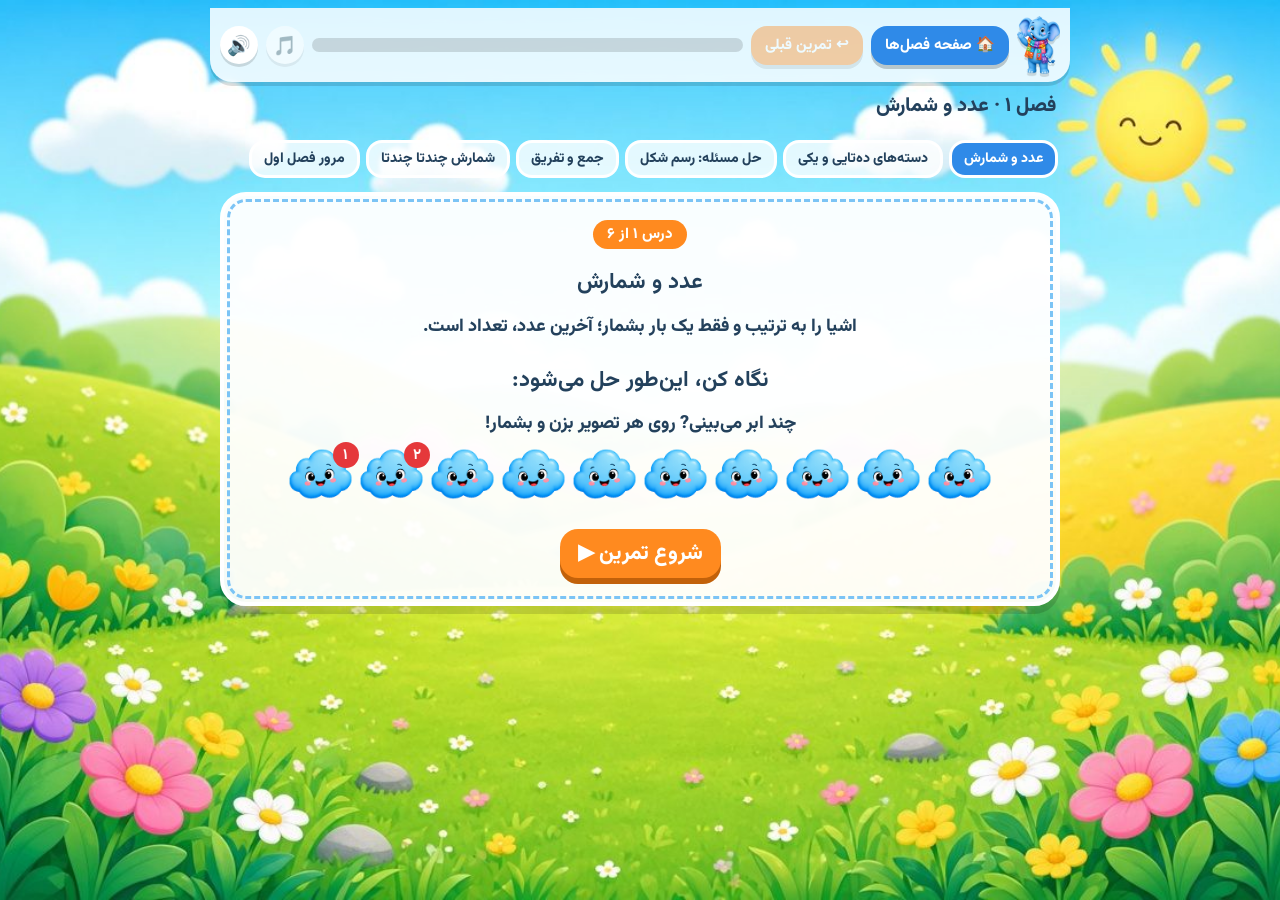
<file: fili-site-stage2/ch1.html>
<!DOCTYPE html>
<html lang="fa" dir="rtl"><head><meta charset="utf-8"><meta name="viewport" content="width=device-width,initial-scale=1">
<title>فصل 1: عدد و شمارش</title><link href="https://fonts.googleapis.com/css2?family=Vazirmatn:wght@500;800&display=swap" rel="stylesheet"><link rel="stylesheet" href="style.css"></head>
<body><div id="app">
<div class="top"><a class="fl" href="chapters.html" title="صفحه اول"><img src="a/fili.png" alt="فیلی؛ بازگشت به صفحه فصل‌ها"></a>
<a class="tb home" href="chapters.html">🏠 صفحه فصل‌ها</a><button class="tb prev" id="prev">↩ تمرین قبلی</button>
<div class="pr"><i id="pb"></i></div><button class="tg" id="tm" aria-label="موسیقی">🎵</button><button class="tg" id="tv" aria-label="افکت‌ها">🔊</button></div>
<div style="font-weight:800;font-size:20px;padding:8px 4px" id="ttl"></div>
<div class="chips" id="chips"></div><div class="card" id="st"></div></div>
<script src="snd.js"></script><script src="gen.js"></script><script>const CH={"id": 1, "title": "عدد و شمارش", "bg": 1, "lessons": [["عدد و شمارش", "اشیا را به ترتیب و فقط یک بار بشمار؛ آخرین عدد، تعداد است.", [["count", {"lo": 5, "hi": 14}], ["count", {"lo": 8, "hi": 18}], ["count", {"lo": 12, "hi": 24}], ["tens", {"lo": 11, "hi": 29}]]], ["دسته‌های ده‌تایی و یکی", "ده تا را یک دسته می‌کنیم؛ باقی‌مانده‌ها یکی هستند.", [["tens", {"lo": 20, "hi": 59}], ["tens", {"lo": 12, "hi": 99, "mode": "dec"}], ["tens", {"lo": 30, "hi": 99}], ["tens", {"lo": 21, "hi": 89, "mode": "dec"}]]], ["حل مسئله: رسم شکل", "برای حل مسئله شکل بکش.", [["story", {"lo": 6, "hi": 14, "op": "+"}], ["story", {"lo": 8, "hi": 16, "op": "-"}], ["story", {"lo": 6, "hi": 14, "op": "+"}], ["story", {"lo": 9, "hi": 18, "op": "-"}]]], ["جمع و تفریق", "با انگشت، تصویر و محور اعداد جمع و تفریق کن.", [["ab", {"lo": 1, "hi": 9, "op": "+", "vis": "hand", "sum": 10}], ["ab", {"lo": 2, "hi": 10, "op": "-", "vis": "hand"}], ["line", {"op": "+", "big": 1}], ["ab", {"lo": 3, "hi": 18, "vis": "img", "sum": 20}]]], ["شمارش چندتا چندتا", "دوتا دوتا، پنج‌تا پنج‌تا و ده‌تا ده‌تا بشمار.", [["skip", {"step": 2}], ["skip", {"step": 5}], ["skip", {"step": 10}], ["skip", {"step": 2, "back": 1}]]], ["مرور فصل اول", "همهٔ آموخته‌هایت را مرور کن.", [["count", {"lo": 10, "hi": 24}], ["tens", {"lo": 20, "hi": 99}], ["ab", {"lo": 2, "hi": 12, "vis": "img", "sum": 20}], ["skip", {"step": 5, "back": 1}]]]]};</script><script src="engine.js"></script></body></html>
</file>
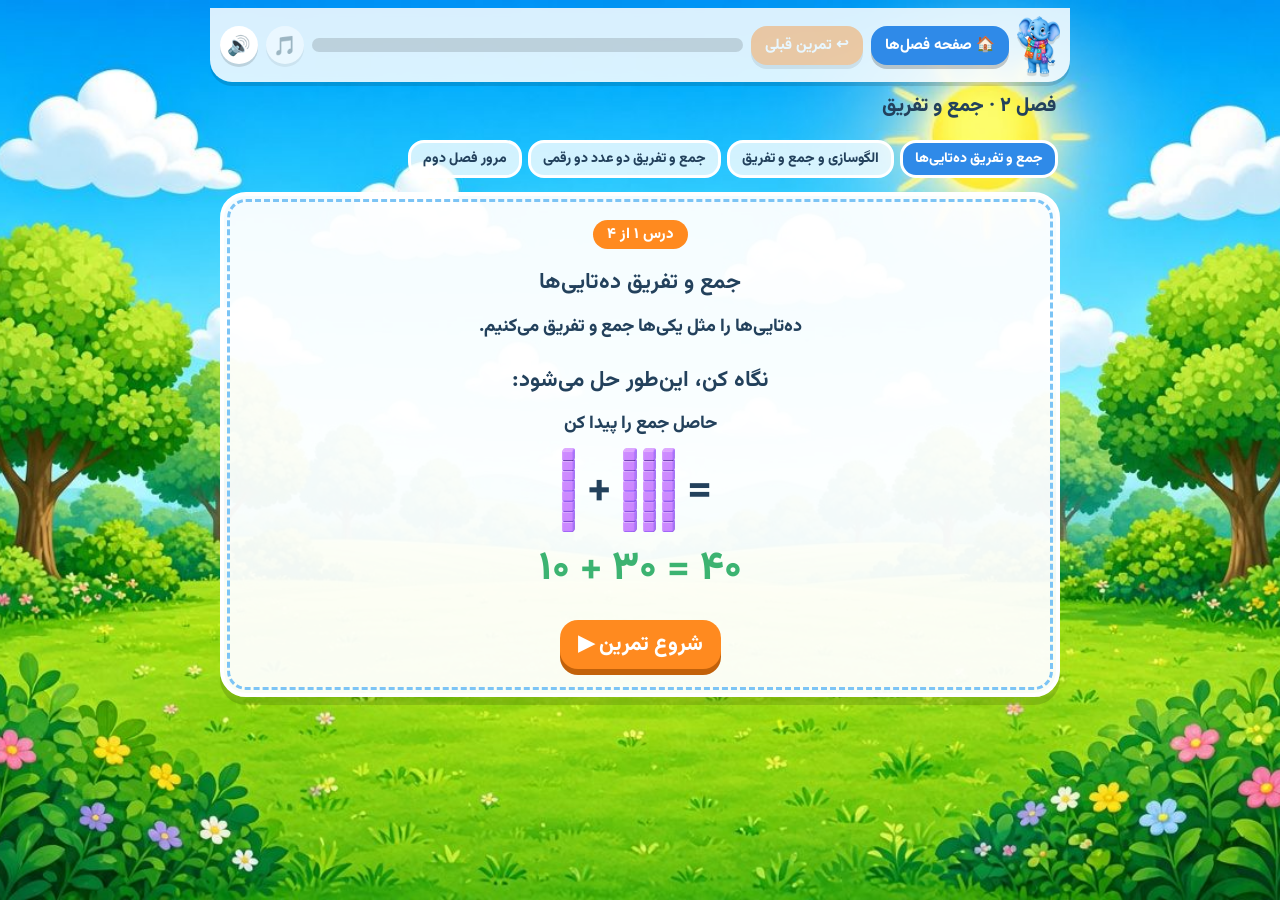
<file: fili-site-stage2/ch2.html>
<!DOCTYPE html>
<html lang="fa" dir="rtl"><head><meta charset="utf-8"><meta name="viewport" content="width=device-width,initial-scale=1">
<title>فصل 2: جمع و تفریق</title><link href="https://fonts.googleapis.com/css2?family=Vazirmatn:wght@500;800&display=swap" rel="stylesheet"><link rel="stylesheet" href="style.css"></head>
<body><div id="app">
<div class="top"><a class="fl" href="chapters.html" title="صفحه اول"><img src="a/fili.png" alt="فیلی؛ بازگشت به صفحه فصل‌ها"></a>
<a class="tb home" href="chapters.html">🏠 صفحه فصل‌ها</a><button class="tb prev" id="prev">↩ تمرین قبلی</button>
<div class="pr"><i id="pb"></i></div><button class="tg" id="tm" aria-label="موسیقی">🎵</button><button class="tg" id="tv" aria-label="افکت‌ها">🔊</button></div>
<div style="font-weight:800;font-size:20px;padding:8px 4px" id="ttl"></div>
<div class="chips" id="chips"></div><div class="card" id="st"></div></div>
<script src="snd.js"></script><script src="gen.js"></script><script>const CH={"id": 2, "title": "جمع و تفریق", "bg": 2, "lessons": [["جمع و تفریق ده‌تایی‌ها", "ده‌تایی‌ها را مثل یکی‌ها جمع و تفریق می‌کنیم.", [["ab", {"lo": 1, "hi": 5, "op": "+", "tens": 1, "sum": 100}], ["ab", {"lo": 2, "hi": 9, "op": "-", "tens": 1}], ["line", {"u": 10, "op": "+"}], ["line", {"u": 10, "op": "-"}]]], ["الگوسازی و جمع و تفریق", "به الگوها دقت کن.", [["pat", {"k": ["AB", "AAB"]}], ["pat", {"k": ["ABC", "AAB"]}], ["skip", {"step": 10, "off": 7}], ["skip", {"step": 5, "off": 3}]]], ["جمع و تفریق دو عدد دو رقمی", "یکی‌ها را جدا و ده‌تایی‌ها را جدا حساب کن.", [["ab", {"lo": 11, "hi": 60, "op": "+", "c": false, "sum": 99}], ["ab", {"lo": 11, "hi": 89, "op": "-", "c": false}], ["ab", {"lo": 15, "hi": 70, "op": "+", "c": true, "sum": 99}], ["ab", {"lo": 22, "hi": 95, "op": "-", "c": true}]]], ["مرور فصل دوم", "مرور جمع و تفریق.", [["ab", {"lo": 11, "hi": 60, "op": "+", "sum": 99}], ["ab", {"lo": 12, "hi": 95, "op": "-"}], ["line", {"u": 10}], ["pat", {"k": ["AB", "AAB", "ABC"]}]]]]};</script><script src="engine.js"></script></body></html>
</file>
<file: fili-site-stage2/style.css>
:root{--ink:#23415c;--blue:#2f8ae8;--gr:#3cb371;--or:#ff8a1f;--rd:#e5383b}
*{box-sizing:border-box}
html,body{margin:0}
body{font-family:Vazirmatn,Tahoma,sans-serif;color:var(--ink);min-height:100vh;background:#b8e986 center/cover fixed;overflow-x:hidden}
body.b1{background-image:url(a/bg1.jpg)}body.b2{background-image:url(a/bg2.jpg)}
#app{max-width:860px;margin:0 auto;padding:8px 10px 40px}
.top{position:sticky;top:0;z-index:5;display:flex;gap:8px;align-items:center;flex-wrap:wrap;padding:8px 10px;margin:0 -10px;background:#ffffffd9;backdrop-filter:blur(6px);border-radius:0 0 22px 22px;box-shadow:0 4px 0 #0002}
.fl{display:block;height:58px;transition:.2s}.fl img{height:58px;display:block;filter:drop-shadow(0 3px 0 #0002)}
.fl:hover img,.fl:focus img{animation:jump .6s infinite}
@keyframes jump{0%,100%{transform:translateY(0) rotate(0)}30%{transform:translateY(-14px) rotate(-6deg)}60%{transform:translateY(0) rotate(4deg)}}
.tb{font:inherit;font-weight:800;font-size:15px;border:0;border-radius:16px;padding:8px 14px;cursor:pointer;text-decoration:none;color:#fff;box-shadow:0 4px 0 #0003;display:inline-flex;align-items:center;gap:4px}
.tb:active{transform:translateY(3px);box-shadow:0 1px 0 #0003}
.home{background:var(--blue)}.prev{background:var(--or)}.prev:disabled{opacity:.4;cursor:default}
.tg{border:0;background:#fff;border-radius:50%;width:38px;height:38px;font-size:19px;cursor:pointer;box-shadow:0 3px 0 #0002}
.pr{flex:1 1 120px;height:14px;background:#0002;border-radius:9px;overflow:hidden;min-width:90px}.pr i{display:block;height:100%;width:0;background:var(--or);border-radius:9px;transition:width .5s}
.chips{display:flex;gap:6px;overflow-x:auto;padding:10px 2px 4px;scrollbar-width:thin}
.chip{flex:none;font:inherit;font-weight:800;font-size:14px;border:3px solid #fff;background:#ffffffcc;color:var(--ink);border-radius:16px;padding:5px 12px;cursor:pointer;white-space:nowrap}
.chip.on{background:var(--blue);color:#fff}.chip.dn:after{content:' ✔';color:var(--gr)}.chip.on.dn:after{color:#fff}
.card{background:#fffffff2;border:4px solid #fff;outline:3px dashed #7cc4f5;outline-offset:-10px;border-radius:26px;padding:24px 18px;margin-top:10px;box-shadow:0 8px 0 #0002;text-align:center;min-height:340px}
.lt{display:inline-block;background:var(--or);color:#fff;font-weight:800;border-radius:18px;padding:3px 14px;font-size:15px;margin-bottom:8px}
.card h2{margin:6px 0 10px;font-size:22px;line-height:1.8}
.vis{margin:8px auto;display:flex;flex-wrap:wrap;gap:6px;justify-content:center;align-items:center;direction:ltr;min-height:40px}
.ch{display:flex;flex-wrap:wrap;gap:12px;justify-content:center;margin-top:14px}
.ch button,.btn{font:inherit;font-weight:800;font-size:26px;min-width:76px;padding:8px 18px;border:0;border-radius:18px;background:var(--blue);color:#fff;box-shadow:0 6px 0 #1a5fae;cursor:pointer}
.ch button:hover{filter:brightness(1.1)}
.btn{background:var(--or);box-shadow:0 6px 0 #c2610a;font-size:21px;margin-top:12px}
.ch button:active,.btn:active{transform:translateY(4px)}
.ch .good{background:var(--gr);box-shadow:0 6px 0 #22794a;animation:pp .45s}.ch .bad{background:#bbb;box-shadow:none;animation:sh .3s}
.ch button.cim{background:#fff;border:4px solid #cfe6fa;box-shadow:0 5px 0 #0002;padding:6px}.ch button.cim.good{border-color:var(--gr)}
.ch img{height:60px;display:block}
@keyframes sh{25%{transform:translateX(-8px)}75%{transform:translateX(8px)}}
@keyframes pp{from{transform:scale(0)}to{transform:scale(1)}}
.msg{min-height:30px;margin-top:10px;font-weight:800;font-size:18px}.msg.ok{color:var(--gr)}.msg.hint{color:#c2610a}
.ci{height:52px;animation:pp .4s both}.bdi{height:34px;animation:pp .4s both}.hd{height:96px}
.cn{position:relative;display:inline-block;cursor:pointer}.cn b{position:absolute;top:-6px;right:-6px;background:var(--rd);color:#fff;border-radius:50%;min-width:26px;height:26px;font-size:15px;display:flex;align-items:center;justify-content:center;animation:pp .3s}
.grp{display:grid;grid-template-columns:repeat(5,auto);gap:1px;background:#e8f6ff;border:3px solid #7cc4f5;border-radius:12px;padding:4px}
.op{font-size:44px;font-weight:800;margin:0 6px}.big{font-size:40px;font-weight:800;direction:ltr}
.ans{color:var(--gr)}.pop{animation:pp .5s both}.fd{opacity:.25;filter:grayscale(1)}
.seq b,.pt{background:#eaf6ff;border-radius:12px;padding:2px 14px;font-size:34px}.seq{display:flex;gap:10px;flex-wrap:wrap;justify-content:center}.seq .bl{background:#fff2c9;color:var(--or)}
svg text{font-family:inherit}
.arc{fill:none;stroke-linecap:round;stroke-width:5}
.arc.ans{stroke:var(--gr);stroke-dasharray:1;stroke-dashoffset:1;opacity:0}.ah{opacity:0;fill:var(--gr)}
.arc.ans.on{opacity:1;animation:dw 1s forwards,bl .7s 1s infinite alternate ease-in-out}.ah.on{opacity:1;animation:pp .3s .9s both}
@keyframes dw{to{stroke-dashoffset:0}}@keyframes bl{from{stroke-width:3}to{stroke-width:13}}
.pulse{animation:pls .7s 3}@keyframes pls{50%{transform:scale(1.15);filter:brightness(1.2)}}
.fr{display:inline-flex;flex-direction:column;align-items:center;line-height:1.1;font-size:30px}.fr b{border-bottom:3px solid currentColor;padding:0 6px}
.tbl{border-collapse:collapse;direction:rtl;font-size:30px;font-weight:800}.tbl th{font-size:16px;background:#fff2c9;padding:4px 14px}.tbl td{padding:4px 14px;text-align:center;border:2px solid #cfe6fa;min-width:80px}
.tbl tr.rs td{background:#e8fbe9;color:var(--gr)}
.bill{border-radius:10px;padding:10px 12px;color:#fff;font-weight:800;font-size:19px;box-shadow:0 4px 0 #0003;animation:pp .4s both;line-height:1.4}
.coin{border-radius:50%;width:64px;height:64px;display:flex;align-items:center;justify-content:center;background:radial-gradient(#ffe27a,#e0a800);font-weight:800;box-shadow:0 4px 0 #0003;animation:pp .4s both}
.bag{background:#c98b4b;border-radius:30px 30px 60px 60px;padding:18px;max-width:340px;display:flex;flex-wrap:wrap;gap:3px;justify-content:center;box-shadow:inset 0 -8px 0 #0003}
.pc{cursor:pointer}.pc.on{filter:brightness(.85)}
.conf{position:fixed;top:-30px;font-size:26px;z-index:9;pointer-events:none;transition:transform 3s linear}
.cert{width:100%;border-radius:18px;display:block}
@media(max-width:520px){.card h2{font-size:19px}.ci{height:38px}.hd{height:70px}.ch button,.btn{font-size:22px}.fl,.fl img{height:46px}.tb{padding:6px 10px;font-size:14px}}
@media(prefers-reduced-motion:reduce){*{animation:none!important}}
.gl{stroke:#e5383b;stroke-width:3;stroke-dasharray:5 4;opacity:0}.gl.on{opacity:1}
.big.rt{direction:rtl}.vis>div.big{flex-basis:100%;text-align:center}
</file>
